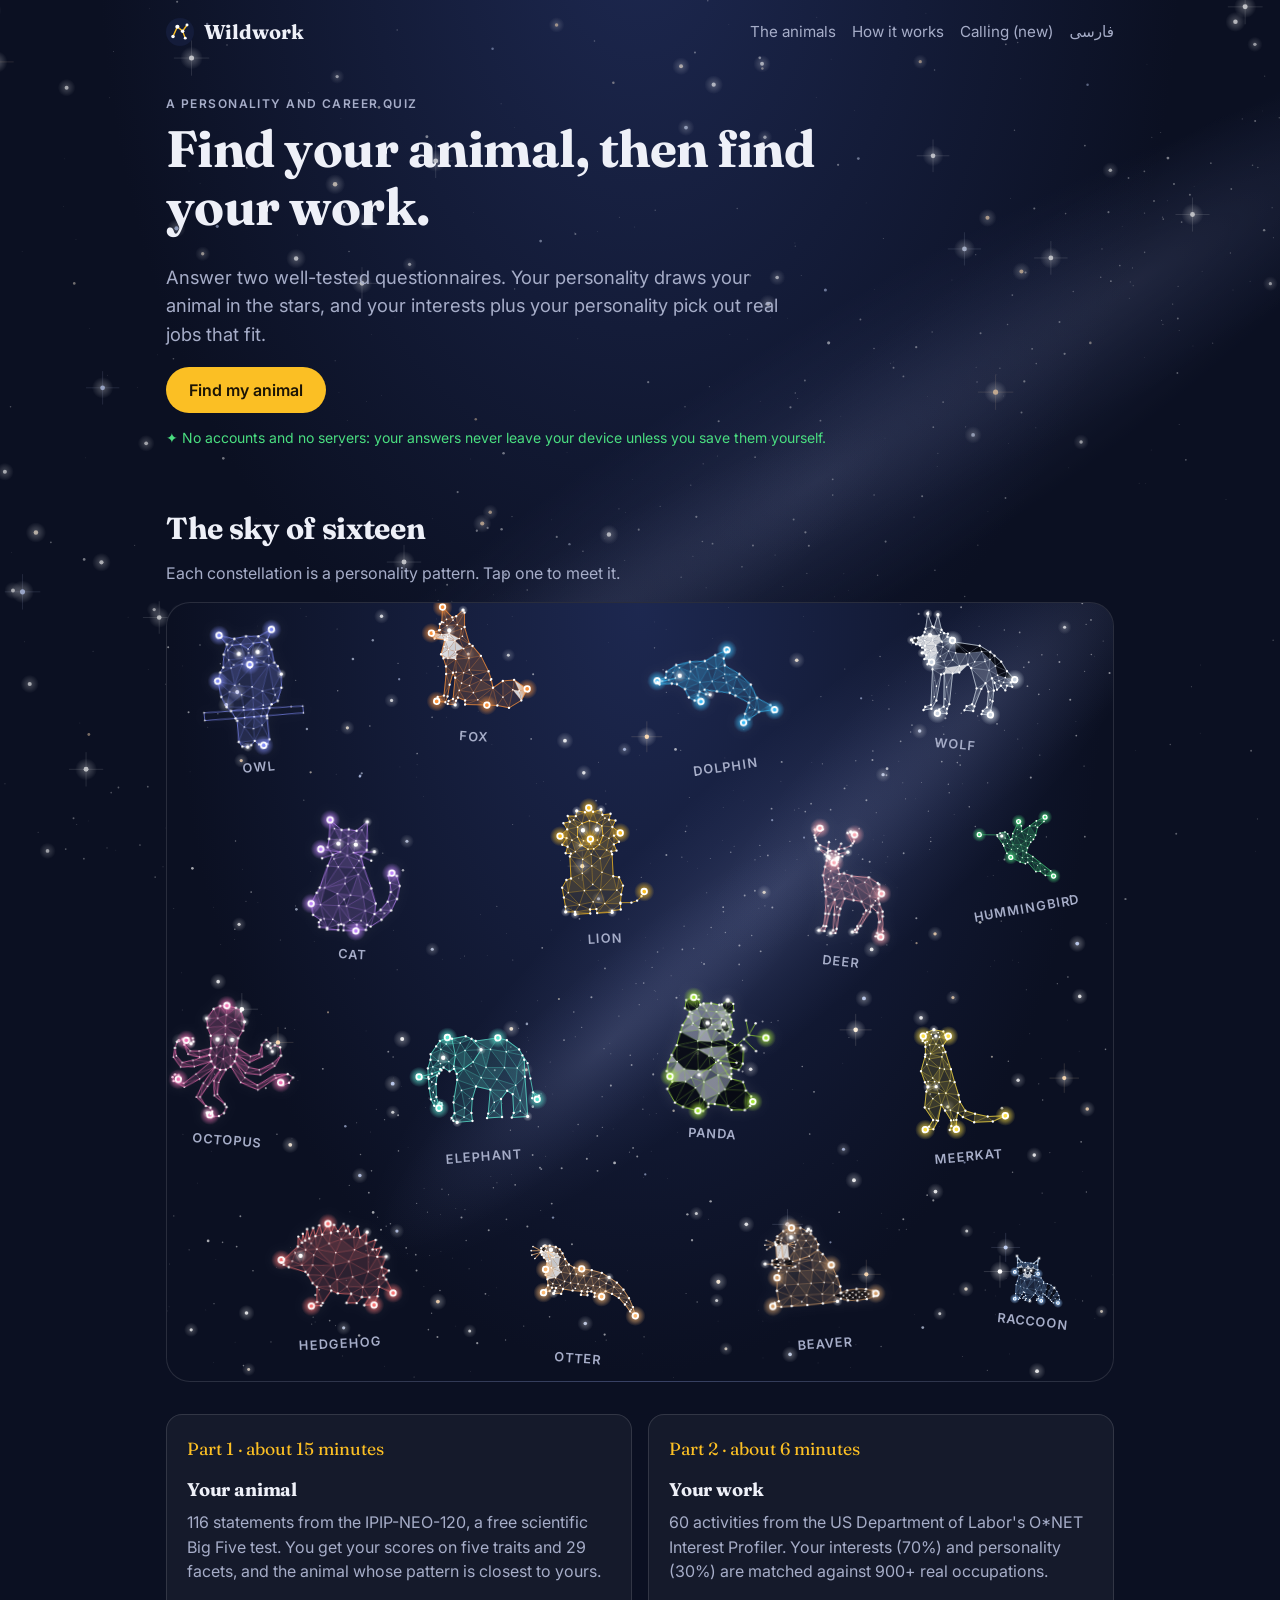
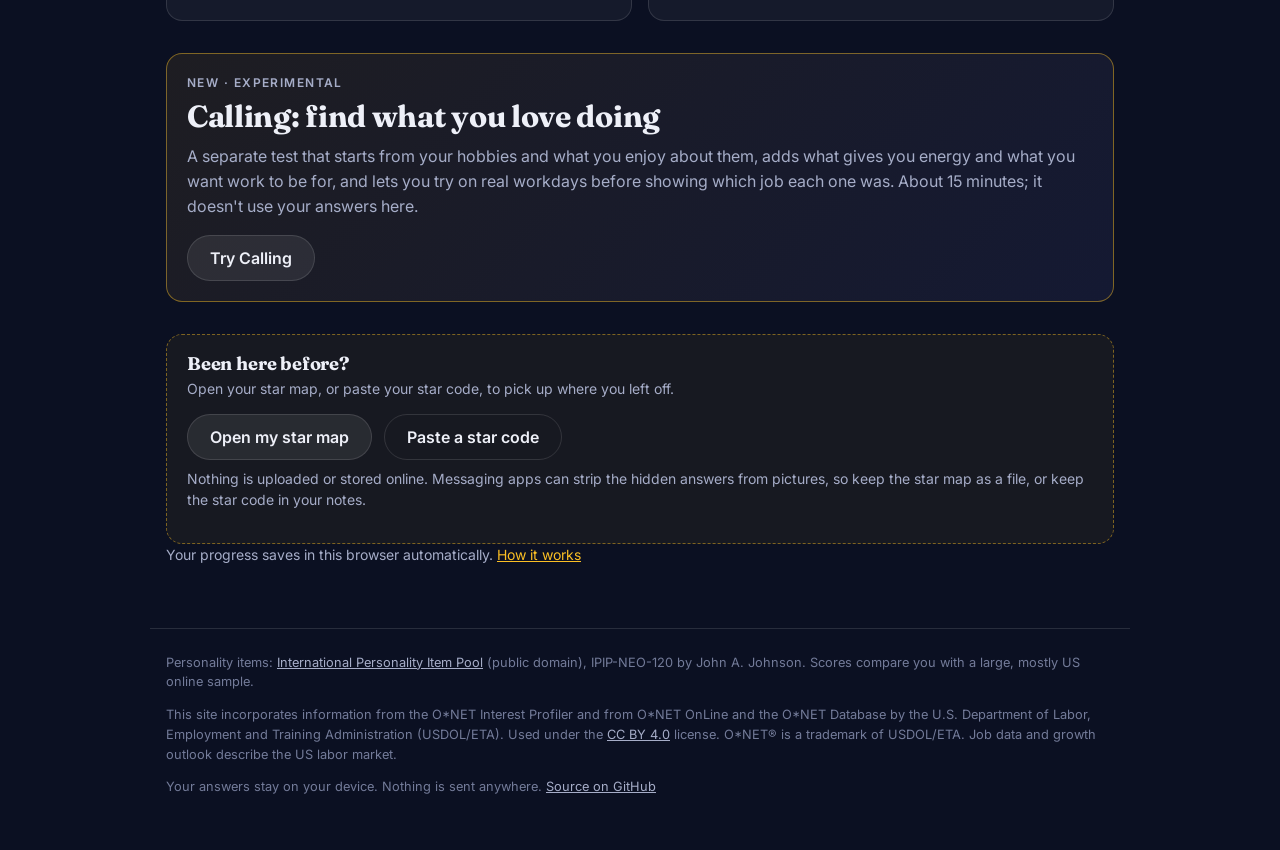
<file: index.html>
<!doctype html>
<html lang="en">
<head>
<meta charset="utf-8">
<meta name="viewport" content="width=device-width, initial-scale=1">
<title>Wildwork</title>
<meta name="description" content="Find your animal, then find your work. A science-based personality and career quiz using the IPIP-NEO-120 and the O*NET Interest Profiler.">
<meta name="theme-color" content="#0b1022">
<meta property="og:title" content="Wildwork: find your animal, then find your work">
<meta property="og:description" content="A science-based personality quiz that draws your animal as a constellation, then matches you to real occupations.">
<link rel="icon" href="app/favicon.svg" type="image/svg+xml">
<link rel="preconnect" href="https://fonts.googleapis.com">
<link rel="preconnect" href="https://fonts.gstatic.com" crossorigin>
<link href="https://fonts.googleapis.com/css2?family=Fraunces:opsz,wght@9..144,500;9..144,700&family=Inter:wght@400;500;600&display=swap" rel="stylesheet">
<link rel="stylesheet" href="app/styles.css">
<link rel="alternate" hreflang="fa" href="fa/">
<script type="module" src="app/main.js"></script>
</head>
<body>
<div class="sky" aria-hidden="true"></div>
<header class="top">
  <a class="brand" href="#/"><img src="app/favicon.svg" alt="" width="28" height="28"> Wildwork</a>
  <nav></nav>
</header>
<main id="app" tabindex="-1"><p class="loading">Loading…</p></main>
<footer class="foot"></footer>
</body>
</html>
</file>
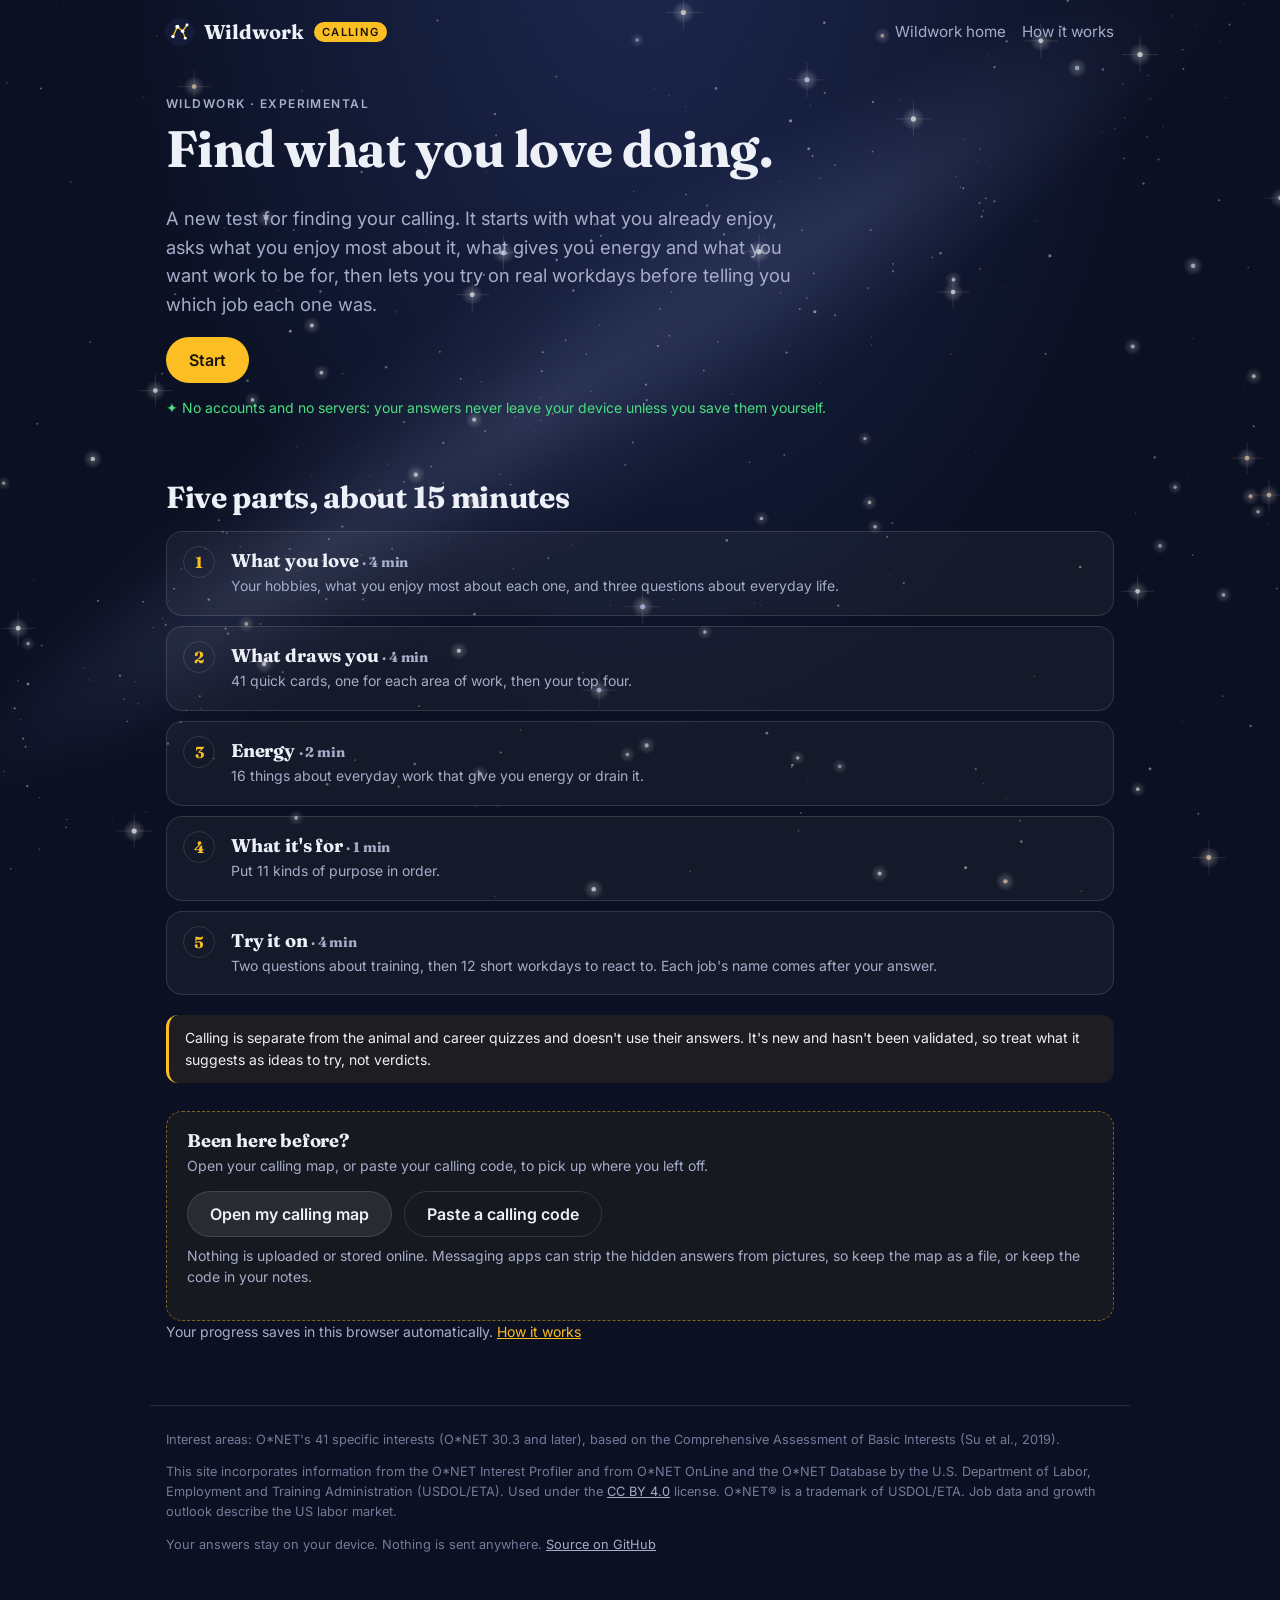
<file: calling/index.html>
<!doctype html>
<html lang="en">
<head>
<meta charset="utf-8">
<meta name="viewport" content="width=device-width, initial-scale=1">
<title>Calling · Wildwork</title>
<meta name="description" content="An experimental test for finding what you love doing: your hobbies, what you enjoy about them, what gives you energy and what you want work to be for, matched to 900+ real occupations.">
<meta name="theme-color" content="#0b1022">
<meta property="og:title" content="Calling: find what you love doing">
<meta property="og:description" content="An experimental Wildwork test that turns what you love doing into real directions for work, with small experiments to try.">
<link rel="icon" href="../app/favicon.svg" type="image/svg+xml">
<link rel="preconnect" href="https://fonts.googleapis.com">
<link rel="preconnect" href="https://fonts.gstatic.com" crossorigin>
<link href="https://fonts.googleapis.com/css2?family=Fraunces:opsz,wght@9..144,500;9..144,700&family=Inter:wght@400;500;600&display=swap" rel="stylesheet">
<link rel="stylesheet" href="../app/styles.css">
<link rel="stylesheet" href="../app/calling/calling.css">
<script type="module" src="../app/calling/main.js"></script>
</head>
<body>
<div class="sky" aria-hidden="true"></div>
<header class="top">
  <a class="brand" href="#/"><img src="../app/favicon.svg" alt="" width="28" height="28"> Wildwork <span class="brand-tag">Calling</span></a>
  <nav></nav>
</header>
<main id="app" tabindex="-1"><p class="loading">Loading…</p></main>
<footer class="foot"></footer>
</body>
</html>
</file>
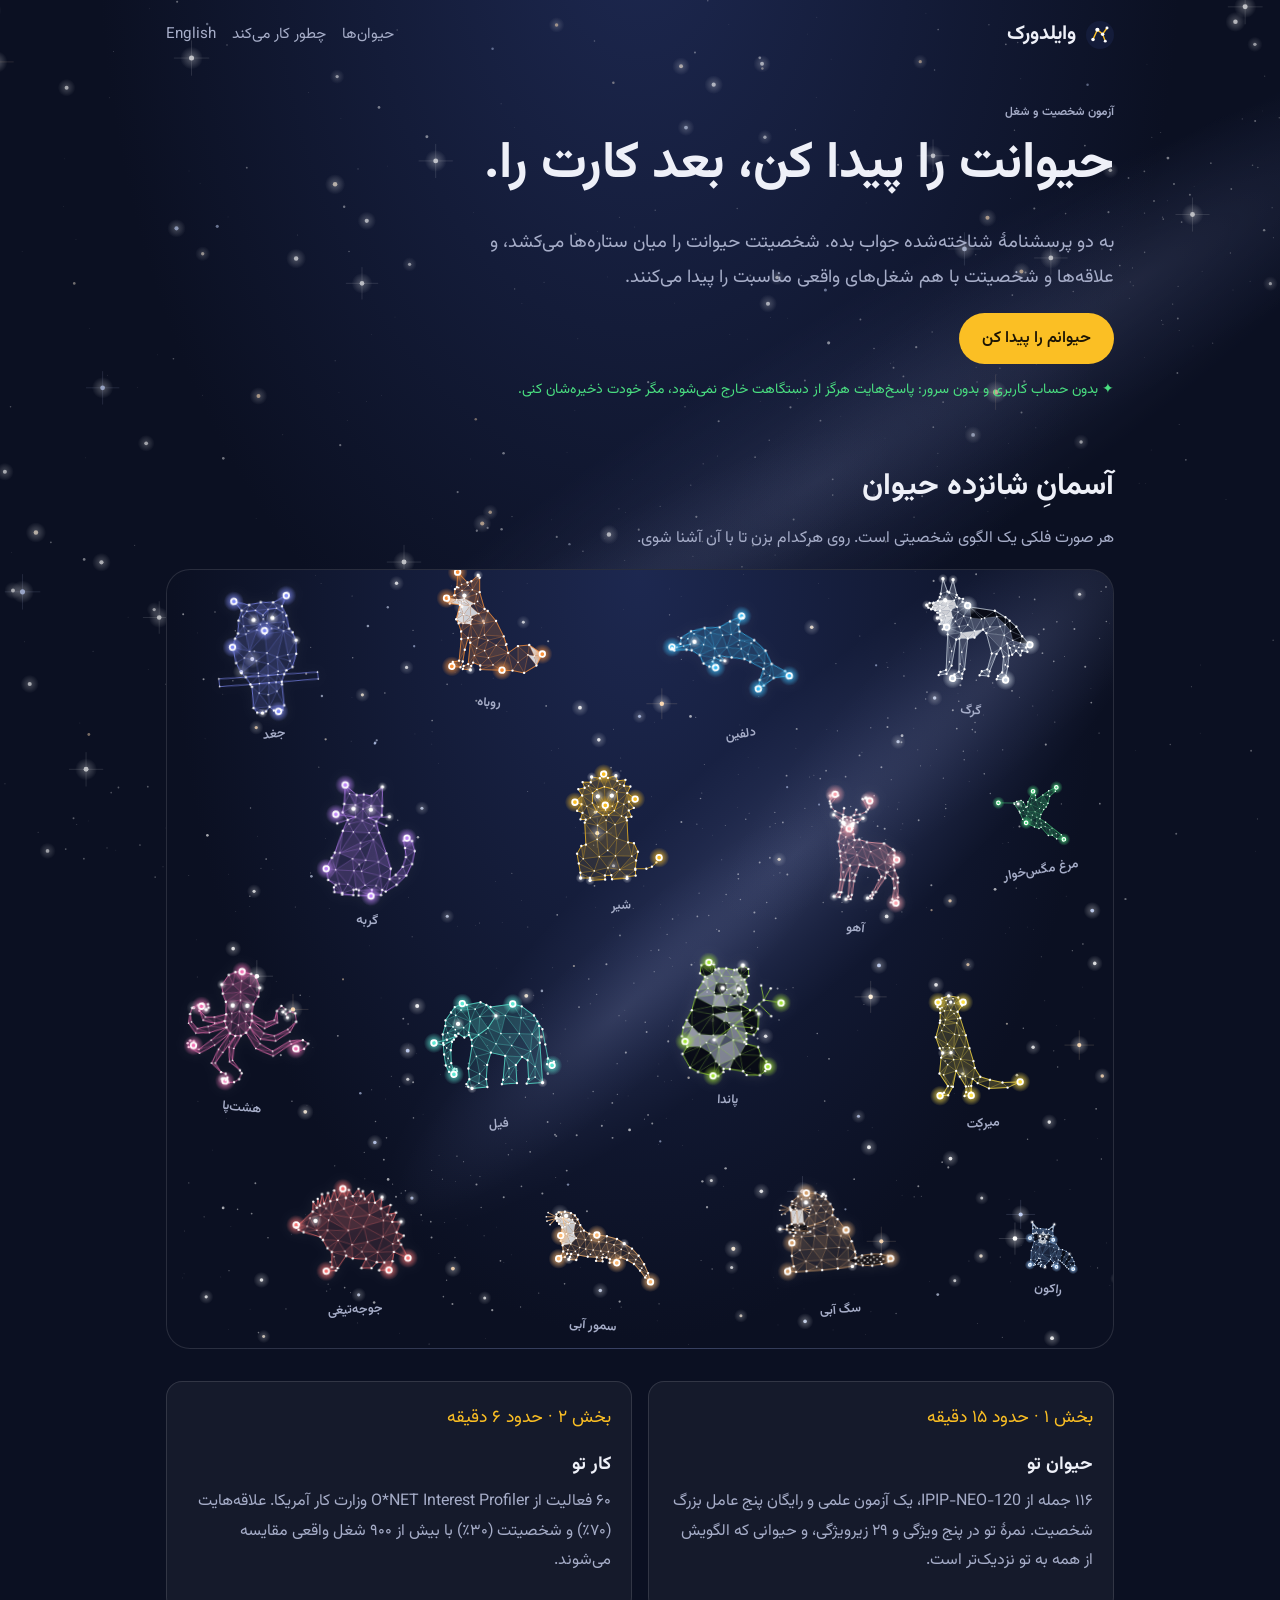
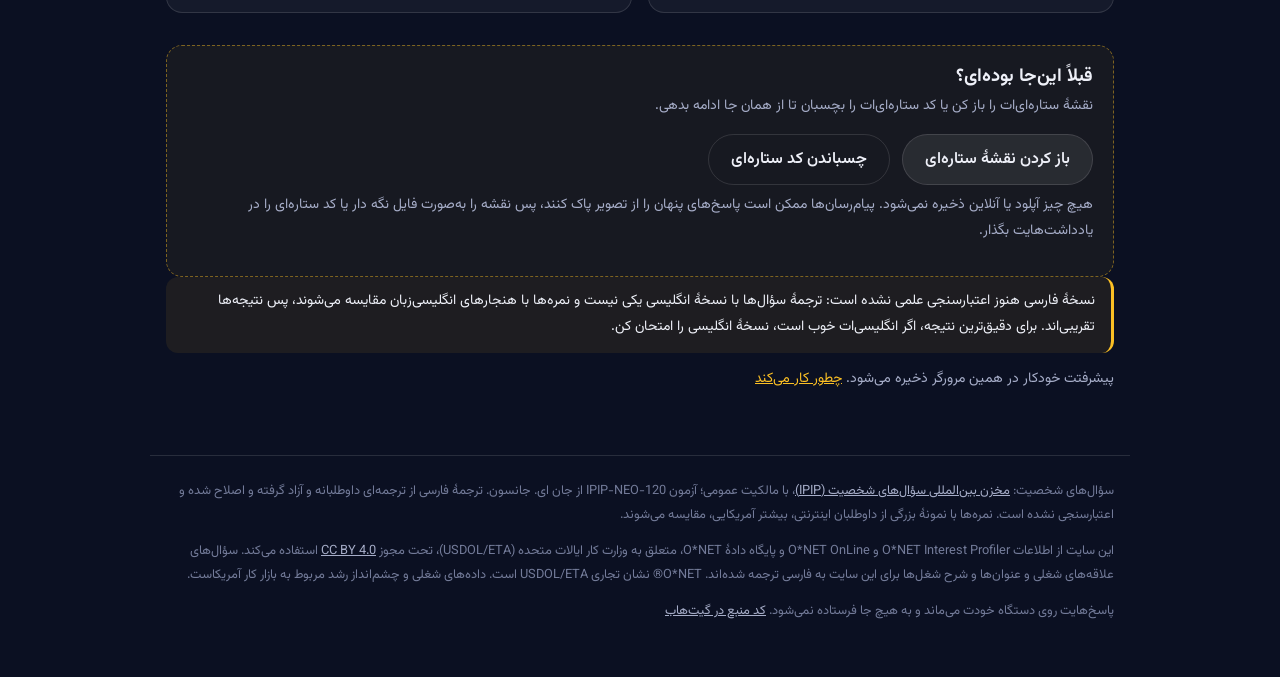
<file: fa/index.html>
<!doctype html>
<html lang="fa" dir="rtl">
<head>
<meta charset="utf-8">
<meta name="viewport" content="width=device-width, initial-scale=1">
<title>وایلدورک</title>
<meta name="description" content="حیوانت را پیدا کن، بعد کارت را. آزمون علمی شخصیت و علاقه‌های شغلی.">
<meta name="theme-color" content="#0b1022">
<meta property="og:title" content="وایلدورک: حیوانت را پیدا کن، بعد کارت را">
<meta property="og:description" content="آزمون شخصیتی که حیوانت را به شکل یک صورت فلکی می‌کشد و بعد شغل‌های واقعی مناسبت را پیدا می‌کند.">
<link rel="icon" href="../app/favicon.svg" type="image/svg+xml">
<link rel="preconnect" href="https://fonts.googleapis.com">
<link rel="preconnect" href="https://fonts.gstatic.com" crossorigin>
<link href="https://fonts.googleapis.com/css2?family=Vazirmatn:wght@400;500;600;700&display=swap" rel="stylesheet">
<link rel="stylesheet" href="../app/styles.css">
<link rel="alternate" hreflang="en" href="../">
<script type="module" src="../app/main.js"></script>
</head>
<body>
<div class="sky" aria-hidden="true"></div>
<header class="top">
  <a class="brand" href="#/"><img src="../app/favicon.svg" alt="" width="28" height="28"> وایلدورک</a>
  <nav></nav>
</header>
<main id="app" tabindex="-1"><p class="loading">در حال بارگذاری…</p></main>
<footer class="foot"></footer>
</body>
</html>
</file>
<file: app/styles.css>
:root {
  color-scheme: dark;
  --bg: #0b1022;
  --bg2: #121a35;
  --panel: rgba(255, 255, 255, 0.045);
  --panel-strong: rgba(255, 255, 255, 0.08);
  --line: rgba(255, 255, 255, 0.12);
  --text: #eef0f8;
  --muted: #a6adc8;
  --faint: #737b99;
  --accent: #fbbf24;
  --accent-ink: #1b1405;
  --good: #4ade80;
  --warn: #fbbf24;
  --radius: 16px;
  --serif: "Fraunces", Georgia, serif;
  --sans: "Inter", system-ui, -apple-system, "Segoe UI", sans-serif;
}
html[lang="fa"] { --serif: "Vazirmatn", Tahoma, sans-serif; --sans: "Vazirmatn", Tahoma, sans-serif; }
html[lang="fa"] h1, html[lang="fa"] h2, html[lang="fa"] h3, html[lang="fa"] h4 { letter-spacing: 0; line-height: 1.4; }
html[lang="fa"] body { line-height: 1.85; }
html[lang="fa"] .eyebrow { letter-spacing: 0; }

* { box-sizing: border-box; }
[hidden] { display: none !important; }
html { -webkit-text-size-adjust: 100%; }
body {
  margin: 0;
  min-height: 100vh;
  background: var(--bg);
  color: var(--text);
  font: 16px/1.55 var(--sans);
  display: flex;
  flex-direction: column;
}
/* Sized to the large viewport (lvh) so the mobile address bar showing or hiding never resizes the
   backdrop; inset: 0 or a fixed body gradient would rescale it mid-scroll and the stars would jump. */
.sky {
  position: fixed; top: 0; left: 0; width: 100%; height: 100vh; height: 100lvh;
  pointer-events: none; z-index: -1;
  background: radial-gradient(ellipse at 50% -10%, #1d2850 0%, var(--bg) 60%);
}
.sky svg { opacity: .75; }
.sky svg, .skyfield-bg { position: absolute; inset: 0; width: 100%; height: 100%; }
.skyfield-bg { pointer-events: none; }
.bg-twinkle { animation: twinkle var(--tw, 4s) ease-in-out var(--twd, 0s) infinite; }
@media (prefers-reduced-motion: reduce) { .bg-twinkle { animation: none; } }
a { color: var(--accent); }
h1, h2, h3, h4 { font-family: var(--serif); font-weight: 700; line-height: 1.15; margin: 0 0 .5em; letter-spacing: -0.01em; }
h1 { font-size: clamp(2rem, 6vw, 3.2rem); }
h2 { font-size: clamp(1.4rem, 4vw, 1.9rem); }
h3, h4 { font-size: 1.15rem; }
p { margin: 0 0 1em; }
.muted { color: var(--muted); }
.small { font-size: .875rem; }

.top {
  display: flex; align-items: center; justify-content: space-between;
  max-width: 980px; width: 100%; margin: 0 auto; padding: 16px;
}
.brand { display: flex; align-items: center; gap: 10px; color: var(--text); text-decoration: none; font-family: var(--serif); font-weight: 700; font-size: 1.25rem; }
.top nav { display: flex; gap: 16px; flex-wrap: wrap; justify-content: flex-end; }
.top nav a { color: var(--muted); text-decoration: none; font-size: .95rem; }
.top nav a:hover { color: var(--text); }

main { flex: 1; width: 100%; max-width: 980px; margin: 0 auto; padding: 8px 16px 48px; outline: none; }
.loading { color: var(--muted); text-align: center; margin-top: 20vh; }
.foot { max-width: 980px; margin: 0 auto; padding: 24px 16px 40px; color: var(--faint); font-size: .8rem; border-top: 1px solid var(--line); }
.foot a { color: var(--muted); }

.btn {
  display: inline-flex; align-items: center; justify-content: center; gap: 8px;
  font: 600 1rem var(--sans); border-radius: 999px; padding: 12px 22px; cursor: pointer;
  border: 1px solid var(--line); background: var(--panel-strong); color: var(--text); text-decoration: none;
  transition: transform .1s, background .15s;
}
.btn:hover { background: rgba(255, 255, 255, .14); }
.btn:active { transform: translateY(1px); }
.btn.primary { background: var(--accent); color: var(--accent-ink); border-color: transparent; }
.btn.primary:hover { background: #fcd34d; }
.btn.ghost { background: transparent; }
.btn:disabled { opacity: .4; cursor: default; }
.btn:focus-visible, .opt:focus-visible, .chip:focus-visible, summary:focus-visible { outline: 2px solid var(--accent); outline-offset: 2px; }
.row { display: flex; flex-wrap: wrap; gap: 12px; align-items: center; }

.card { background: var(--panel); border: 1px solid var(--line); border-radius: var(--radius); padding: 20px; }
.stack > * + * { margin-top: 16px; }

/* Home */
.hero { padding: 24px 0 8px; max-width: 760px; }
.hero .lede { font-size: 1.15rem; color: var(--muted); max-width: 34em; }
.privacy { color: var(--good); margin-top: 14px; }
.privacy::before { content: "✦ "; }
.steps { display: grid; gap: 16px; margin: 32px 0; }
@media (min-width: 760px) { .steps { grid-template-columns: 1fr 1fr; } }
.steps .num { font-family: var(--serif); color: var(--accent); font-size: 1.1rem; }
.calling-link { margin: 0 0 32px; border-color: rgba(251, 191, 36, .45); background: linear-gradient(135deg, rgba(251, 191, 36, .08), rgba(129, 140, 248, .08)); }
.calling-link h2 { margin-bottom: .35em; }
.notice { border-inline-start: 3px solid var(--warn); padding: 12px 16px; background: rgba(251, 191, 36, .08); border-radius: 12px; }

/* Forms */
.field { display: grid; gap: 6px; }
.field label, .field legend { font-weight: 600; }
.field input, .field select {
  font: inherit; color: var(--text); background: var(--bg2); border: 1px solid var(--line);
  border-radius: 10px; padding: 10px 12px; max-width: 220px;
}
fieldset { border: 0; padding: 0; margin: 0; }
.chips { display: flex; flex-wrap: wrap; gap: 8px; }
.chip {
  font: 500 .9rem var(--sans); color: var(--text); background: var(--panel); border: 1px solid var(--line);
  border-radius: 999px; padding: 8px 14px; cursor: pointer;
}
.chip[aria-pressed="true"] { background: var(--accent); color: var(--accent-ink); border-color: transparent; }

/* Quiz */
.quiz { max-width: 620px; margin: 0 auto; padding-top: 12px; }
.progress { height: 6px; background: var(--panel-strong); border-radius: 999px; overflow: hidden; }
.progress > div { height: 100%; background: linear-gradient(90deg, #818cf8, var(--accent)); border-radius: 999px; transition: width .25s; }
.count { color: var(--muted); font-size: .875rem; margin: 10px 0 28px; display: flex; justify-content: space-between; gap: 12px; }
.prompt { color: var(--muted); margin-bottom: 6px; font-size: .95rem; }
.item { font-family: var(--serif); font-weight: 500; font-size: clamp(1.5rem, 5vw, 2.1rem); line-height: 1.2; margin: 0 0 28px; min-height: 2.4em; }
.options { display: grid; gap: 10px; }
.opt {
  display: flex; align-items: center; gap: 14px; width: 100%; text-align: start;
  font: 500 1rem var(--sans); color: var(--text); background: var(--panel); border: 1px solid var(--line);
  border-radius: 12px; padding: 14px 16px; cursor: pointer; transition: background .12s, border-color .12s;
}
.opt:hover { background: var(--panel-strong); }
.opt .key { width: 26px; height: 26px; border-radius: 50%; display: grid; place-items: center; font-size: .8rem; color: var(--muted); border: 1px solid var(--line); flex: none; }
.opt[aria-pressed="true"] { border-color: var(--accent); background: rgba(251, 191, 36, .12); }
.opt[aria-pressed="true"] .key { background: var(--accent); color: var(--accent-ink); border-color: transparent; }
.quiz-nav { display: flex; justify-content: space-between; margin-top: 24px; }
.hint { color: var(--faint); font-size: .8rem; text-align: center; margin-top: 20px; }
@media (hover: none) { .hint { display: none; } }

/* Constellation */
.constellation { display: block; max-width: 100%; height: auto; }
.constellation .cl-label { font: 700 9px var(--sans); fill: #fff; }
.constellation.animate .cl-line { stroke-dasharray: 1; stroke-dashoffset: 1; animation: cl-draw .6s ease-out forwards; }
.constellation.animate .cl-star, .constellation.animate .cl-trait { opacity: 0; animation: cl-in .5s ease-out forwards; }
@keyframes cl-draw { to { stroke-dashoffset: 0; } }
@keyframes cl-in { from { opacity: 0; } to { opacity: 1; } }
@media (prefers-reduced-motion: reduce) {
  .constellation.animate .cl-line, .constellation.animate .cl-star, .constellation.animate .cl-trait { animation: none; opacity: 1; stroke-dashoffset: 0; }
}

/* Animal reveal */
.reveal { display: grid; gap: 28px; align-items: center; padding-top: 12px; }
@media (min-width: 760px) { .reveal { grid-template-columns: 340px 1fr; } }
.reveal .art { max-width: 340px; width: 100%; margin: 0 auto; }
.eyebrow { text-transform: uppercase; letter-spacing: .12em; font-size: .75rem; color: var(--muted); font-weight: 600; margin-bottom: 6px; }
.tagline { font-size: 1.2rem; color: var(--muted); }
.blend { display: flex; height: 10px; border-radius: 999px; overflow: hidden; margin: 14px 0 6px; background: var(--panel-strong); }
.blend span { display: block; height: 100%; }
.blend-legend { display: flex; flex-wrap: wrap; gap: 4px 14px; font-size: .85rem; color: var(--muted); }
.blend-legend i { display: inline-block; width: 9px; height: 9px; border-radius: 50%; margin-inline-end: 6px; }
.lists { display: grid; gap: 16px; }
@media (min-width: 640px) { .lists { grid-template-columns: 1fr 1fr; } }
.lists ul { margin: 0; padding-inline-start: 1.1em; }
.lists li + li { margin-top: 4px; }
.section { margin-top: 40px; }

/* Trait bars */
.trait { padding: 16px 0; border-top: 1px solid var(--line); }
.trait:first-of-type { border-top: 0; }
.trait-head { display: flex; justify-content: space-between; gap: 12px; align-items: baseline; }
.trait-head h3 { margin: 0; }
.pct { font-family: var(--serif); font-size: 1.4rem; font-weight: 700; white-space: nowrap; }
.pct small { font: 500 .75rem var(--sans); color: var(--muted); margin-inline-start: 4px; }
.meter { position: relative; height: 12px; margin: 12px 0 6px; background: var(--panel-strong); border-radius: 999px; }
.meter .band { position: absolute; top: 0; bottom: 0; border-radius: 999px; opacity: .35; }
.meter .dot { position: absolute; top: 50%; width: 16px; height: 16px; border-radius: 50%; transform: translate(-50%, -50%); border: 2px solid var(--bg); }
[dir="rtl"] .meter .dot { transform: translate(50%, -50%); }
.meter .mid { position: absolute; inset-inline-start: 50%; top: -3px; bottom: -3px; width: 1px; background: var(--line); }
.poles { display: flex; justify-content: space-between; gap: 16px; font-size: .8rem; color: var(--faint); }
.poles span:last-child { text-align: end; }
details.facets { margin-top: 10px; }
details summary { cursor: pointer; color: var(--muted); font-size: .9rem; }
.facet { display: grid; grid-template-columns: minmax(0, 1fr) 120px 42px; gap: 10px; align-items: center; padding: 6px 0; font-size: .9rem; }
.facet .meter { margin: 0; height: 8px; }
.facet .meter .dot { width: 11px; height: 11px; }
.facet .fn { font-weight: 500; }
.facet .fd { display: block; color: var(--faint); font-size: .8rem; }
.facet .fp { text-align: end; color: var(--muted); }
@media (max-width: 480px) { .facet { grid-template-columns: minmax(0, 1fr) 80px 36px; } }

/* Interests */
.riasec { display: grid; gap: 10px; }
.ri { display: grid; grid-template-columns: 120px 1fr 40px; gap: 12px; align-items: center; }
.ri .bar { height: 12px; background: var(--panel-strong); border-radius: 999px; overflow: hidden; }
.ri .bar > div { height: 100%; border-radius: 999px; }
.ri .v { text-align: end; color: var(--muted); font-size: .9rem; }
.ri .n { font-weight: 600; }
.ri .n small { display: block; font-weight: 400; color: var(--faint); font-size: .75rem; }
.code { font-family: var(--serif); font-size: 2rem; letter-spacing: .08em; }

/* Jobs */
.filters { display: grid; gap: 14px; margin: 16px 0 20px; }
.filters input[type="search"] { font: inherit; color: var(--text); background: var(--bg2); border: 1px solid var(--line); border-radius: 10px; padding: 10px 12px; width: 100%; max-width: 360px; }
.jobs { display: grid; gap: 12px; }
.job { background: var(--panel); border: 1px solid var(--line); border-radius: var(--radius); padding: 16px 18px; }
.job h3, .job h4 { margin: 0 0 4px; }
.family-head h3 { font-size: 1.35rem; }
.levels { align-items: end; }
.levels .field select { max-width: 260px; }
.family { display: grid; gap: 10px; padding-top: 6px; }
.family + .family { margin-top: 18px; border-top: 1px solid var(--line); padding-top: 22px; }
.family-head { display: flex; flex-wrap: wrap; align-items: baseline; justify-content: space-between; gap: 4px 12px; }
.family-head h3 { margin: 0; }
.family .sub { margin: 4px 0 0; font-size: .85rem; font-weight: 600; color: var(--muted); }
.badge.band-top, .badge.band-strong { background: rgba(251, 191, 36, .16); color: var(--accent); }
.badge.ready { background: rgba(74, 222, 128, .14); color: var(--good); }
.aka { color: var(--muted); font-size: .85rem; margin: 0 0 10px; }
.badges { display: flex; flex-wrap: wrap; gap: 6px; margin-bottom: 10px; }
.badge { font-size: .75rem; font-weight: 600; padding: 3px 10px; border-radius: 999px; background: var(--panel-strong); color: var(--muted); }
.badge.grow { background: rgba(74, 222, 128, .14); color: var(--good); }
.badge.trend { background: rgba(129, 140, 248, .16); color: #a5b4fc; }
.badge.shrink { background: rgba(251, 191, 36, .12); color: var(--warn); }
.trend-titles { color: var(--text); }
.outlook { margin: -2px 0 10px; }
.today { list-style: none; padding: 0; margin: 12px 0 0; display: grid; gap: 14px; }
.today li { background: var(--panel); border: 1px solid var(--line); border-radius: var(--radius); padding: 12px 16px; }
.today .act { margin: 0 0 8px; font-weight: 600; }
.outlook b { font-weight: 600; }
.outlook b.up { color: var(--good); }
.outlook b.down { color: var(--warn); }
.fits { display: grid; grid-template-columns: 1fr 1fr; gap: 8px 20px; font-size: .85rem; }
.fit .lbl { display: flex; justify-content: space-between; color: var(--muted); }
.fit .lbl b { color: var(--text); font-weight: 600; }
.fit .bar { height: 6px; background: var(--panel-strong); border-radius: 999px; margin-top: 4px; overflow: hidden; }
.fit .bar > div { height: 100%; border-radius: 999px; background: var(--accent); }
.job details { margin-top: 12px; }
.job details[open] summary { margin-bottom: 10px; }
.why { font-size: .9rem; }
.why ul { margin: 6px 0 12px; padding-inline-start: 1.1em; }
.more { text-align: center; margin-top: 20px; }

.banner { background: var(--panel-strong); border: 1px solid var(--line); border-radius: 12px; padding: 12px 16px; margin-bottom: 20px; display: flex; flex-wrap: wrap; gap: 12px; align-items: center; justify-content: space-between; }
.toast { position: fixed; left: 50%; bottom: 24px; transform: translateX(-50%); background: #fff; color: #111; padding: 10px 18px; border-radius: 999px; font-weight: 600; font-size: .9rem; box-shadow: 0 8px 30px rgba(0, 0, 0, .4); }

.method h2 { margin-top: 1.6em; }
.method { max-width: 720px; }
.method li + li { margin-top: 6px; }

.gallery { display: grid; grid-template-columns: repeat(auto-fill, minmax(140px, 1fr)); gap: 16px; }
.gallery figure { margin: 0; text-align: center; }
.gallery figcaption { font-weight: 600; margin-top: 6px; }
.gallery figcaption small { display: block; font-weight: 400; color: var(--faint); }

.trait-head .plain { font: 400 .875rem var(--sans); color: var(--muted); }
.trait.lit { background: rgba(255, 255, 255, .04); border-radius: 12px; box-shadow: 0 0 0 1px var(--line); padding-inline: 12px; margin-inline: -12px; }

/* Constellation stars */
.constellation .cl-twinkle circle:last-child { animation: twinkle var(--tw, 4s) ease-in-out var(--twd, 0s) infinite; }
@keyframes twinkle { 0%, 100% { opacity: 1; } 50% { opacity: .35; } }
.constellation .cl-hit { cursor: pointer; outline: none; }
.constellation .cl-hit .cl-glow { transition: r .2s, opacity .2s; }
.constellation .cl-hit:hover .cl-glow, .constellation .cl-hit:focus-visible .cl-glow, .constellation .cl-hit.active .cl-glow { opacity: 1; filter: brightness(1.6); }
.constellation .cl-hit.active circle:nth-child(3) { stroke: #fff; stroke-width: 1.5; }
.constellation.animate .cl-trait.cl-hit { animation: cl-in .5s ease-out forwards, pulse 2.8s ease-in-out 2.5s 2; }
@keyframes pulse { 50% { filter: brightness(1.8); } }
@media (prefers-reduced-motion: reduce) { .constellation .cl-twinkle circle:last-child { animation: none; } }
.star-info { text-align: center; color: var(--muted); min-height: 3em; margin: 10px 0 0; }
.star-info b { color: var(--text); }
.star-info a { text-decoration: none; }

/* Home sky */
.skyfield {
  position: relative; height: clamp(520px, 80vw, 780px); margin-top: 12px; border-radius: 24px; overflow: hidden;
  background: radial-gradient(ellipse at 50% 0%, #1d2850 0%, #0b1022 70%);
  border: 1px solid var(--line);
}
.sky-animal {
  position: absolute; left: clamp(48px, var(--x), calc(100% - 48px)); top: var(--y); transform: translate(-50%, -50%) rotate(var(--rot));
  display: grid; justify-items: center; text-decoration: none; color: var(--muted); font-size: .8rem; letter-spacing: .08em;
  transition: transform .25s;
}
.sky-animal svg { width: clamp(78px, 19vw, 150px); height: auto; }
.sky-animal span { margin-top: -6px; text-transform: uppercase; font-weight: 600; }
html[lang="fa"] .sky-animal span { text-transform: none; letter-spacing: 0; }
.sky-animal:hover, .sky-animal:focus-visible { transform: translate(-50%, -50%) rotate(0deg) scale(1.08); color: var(--text); }
.skyfield .sky-animal:nth-of-type(odd) svg { filter: drop-shadow(0 0 6px rgba(255, 255, 255, .12)); }

/* Saving */
.savebox { margin-top: 28px; padding: 18px 20px; border-radius: var(--radius); border: 1px dashed rgba(251, 191, 36, .45); background: rgba(251, 191, 36, .05); }
.savebox h3 { margin-bottom: 4px; }
.savebox .row { margin: 12px 0 8px; }
.savebox .paste { display: flex; gap: 8px; margin: 8px 0; flex-wrap: wrap; }
.savebox .paste input { flex: 1; min-width: 200px; font: 500 .9rem ui-monospace, monospace; color: var(--text); background: var(--bg2); border: 1px solid var(--line); border-radius: 10px; padding: 10px 12px; }
.savebox .warn { color: #fca5a5; }
label.btn { cursor: pointer; }
body.dropping #savebox { border-style: solid; background: rgba(251, 191, 36, .14); }

/* Type codes */
.types { display: grid; gap: 16px; }
@media (min-width: 640px) { .types { grid-template-columns: 1fr 1fr; } }
.types .code { margin: 4px 0 8px; }
.faint { opacity: .4; }
.gallery a { text-decoration: none; color: inherit; }
</file>
<file: app/calling/calling.css>
/* The Calling test. Builds on ../styles.css and reuses its quiz, card, chip and job-card styles. */

.brand-tag { font: 600 .7rem var(--sans); text-transform: uppercase; letter-spacing: .12em; color: var(--accent-ink); background: var(--accent); border-radius: 999px; padding: 3px 8px; }
.sr { position: absolute; width: 1px; height: 1px; overflow: hidden; clip: rect(0 0 0 0); white-space: nowrap; }

/* Intro */
.parts { list-style: none; padding: 0; margin: 16px 0 20px; display: grid; gap: 10px; }
.parts li { display: grid; grid-template-columns: 36px 1fr; gap: 12px; align-items: start; background: var(--panel); border: 1px solid var(--line); border-radius: var(--radius); padding: 14px 16px; }
.parts h3 { margin: 4px 0 4px; }
.parts p { margin: 0 0 4px; }
.pnum { width: 32px; height: 32px; border-radius: 50%; display: grid; place-items: center; font: 700 1rem var(--serif); color: var(--accent); border: 1px solid var(--line); }
.parts li.done .pnum { background: var(--accent); color: var(--accent-ink); border-color: transparent; }

/* Screens */
.quiz.wide { max-width: 760px; }
/* Item titles here are short; the main quiz's fixed height for two-line items would leave a gap. */
.quiz .item { min-height: 0; margin-bottom: 16px; }
.quiz .lede { margin: -12px 0 20px; }
.quiz h2 + .muted { margin-top: -4px; }
.sub-q { margin: 28px 0 12px; }
.find { font: inherit; color: var(--text); background: var(--bg2); border: 1px solid var(--line); border-radius: 10px; padding: 10px 12px; width: 100%; max-width: 360px; margin: 4px 0 8px; }
.groups { margin-top: 12px; border-bottom: 1px solid var(--line); }
.group > summary { list-style: none; cursor: pointer; display: flex; align-items: center; gap: 10px; padding: 12px 0; border-top: 1px solid var(--line); }
.group > summary::-webkit-details-marker { display: none; }
.group > summary::after { content: "▾"; margin-inline-start: auto; color: var(--faint); transition: transform .15s; }
.group:not([open]) > summary::after { transform: rotate(-90deg); }
.group > .chips { padding-bottom: 14px; }
.group-name { font: 600 .8rem var(--sans); text-transform: uppercase; letter-spacing: .1em; color: var(--muted); }
.gcount { font: 700 .75rem var(--sans); letter-spacing: 0; color: var(--accent-ink); background: var(--accent); border-radius: 999px; min-width: 20px; padding: 1px 6px; text-align: center; }
.gcount:empty { display: none; }
.mine { margin-top: 16px; }
.chip.other { border-style: dashed; }
.other-form { margin-top: 16px; }
.other-form .field input { max-width: 100%; width: 100%; }
.other-form h3 { margin: 0; }
.dock {
  position: sticky; bottom: 0; z-index: 2; margin: 24px -16px 0; padding: 12px 16px calc(12px + env(safe-area-inset-bottom));
  display: flex; justify-content: space-between; gap: 12px; align-items: center;
  background: linear-gradient(to top, var(--bg) 70%, rgba(11, 16, 34, 0));
}
.examples-label { margin: -16px 0 4px; }
.examples { margin: 0 0 24px; padding-inline-start: 1.1em; color: var(--muted); }
.examples li + li { margin-top: 2px; }
.opt.unsure { margin-top: 10px; background: transparent; border-style: dashed; color: var(--muted); }
.opt.unsure[aria-pressed="true"] { color: var(--text); }
.picks { display: grid; gap: 8px; }
@media (min-width: 640px) { .picks { grid-template-columns: 1fr 1fr; } }
.pick, .mcard {
  display: flex; align-items: center; gap: 12px; width: 100%; text-align: start;
  font: 500 .95rem var(--sans); color: var(--text); background: var(--panel); border: 1px solid var(--line);
  border-radius: 12px; padding: 12px 14px; cursor: pointer; transition: background .12s, border-color .12s;
}
.pick:hover, .mcard:hover { background: var(--panel-strong); }
.pick[aria-pressed="true"], .mcard[aria-pressed="true"] { border-color: var(--accent); background: rgba(251, 191, 36, .12); }
.pick:focus-visible, .mcard:focus-visible { outline: 2px solid var(--accent); outline-offset: 2px; }
.rank { flex: none; width: 26px; height: 26px; border-radius: 50%; display: grid; place-items: center; font: 700 .85rem var(--sans); border: 1px solid var(--line); color: var(--accent-ink); }
[aria-pressed="true"] > .rank { background: var(--accent); border-color: transparent; }
.mcards { display: grid; gap: 10px; margin-top: 8px; }
@media (min-width: 640px) { .mcards { grid-template-columns: 1fr 1fr; } }
.mcard { display: grid; grid-template-columns: 26px 1fr; grid-template-rows: auto auto; column-gap: 12px; row-gap: 2px; padding: 14px; }
.mcard .rank { grid-row: span 2; align-self: center; }
.day { font-family: var(--serif); font-weight: 500; font-size: clamp(1.15rem, 3.6vw, 1.4rem); line-height: 1.45; margin: 0 0 24px; }
.reveal-job { margin-top: 18px; border-color: rgba(251, 191, 36, .45); }
.reveal-job h3 { font-size: 1.35rem; margin-bottom: 4px; }
.reveal-job p { margin: 0 0 6px; }
.row.end { justify-content: flex-end; margin-top: 16px; }

/* Results */
.profile { display: grid; gap: 12px; margin-top: 8px; }
.prow { display: grid; gap: 6px; }
@media (min-width: 640px) { .prow { grid-template-columns: 200px 1fr; align-items: baseline; } }
.prow .k { font-size: .85rem; font-weight: 600; color: var(--muted); }
.tags { display: flex; flex-wrap: wrap; gap: 6px; }
.tag { font-size: .9rem; padding: 4px 12px; border-radius: 999px; background: var(--panel-strong); }
.direction { display: grid; gap: 12px; padding: 20px 0 8px; }
.direction + .direction { border-top: 1px solid var(--line); margin-top: 18px; }
.dir-head h3 { font-size: 1.45rem; margin: 0 0 6px; }
.dir-head .plus { color: var(--accent); font-weight: 500; }
.dir-head p { margin: 0; }
.try { background: rgba(74, 222, 128, .06); border: 1px solid rgba(74, 222, 128, .25); border-radius: var(--radius); padding: 14px 18px; }
.try h4 { margin: 0 0 6px; color: var(--good); font-family: var(--sans); font-size: .95rem; }
.try ul { margin: 0; padding-inline-start: 1.1em; }
.try li + li { margin-top: 4px; }
.reasons { list-style: none; padding: 0; margin: 0 0 12px; display: grid; gap: 4px; font-size: .9rem; }
.reasons li { display: grid; grid-template-columns: 18px 1fr; gap: 6px; }
.reasons li::before { font-weight: 700; }
.reasons li.good::before { content: "✓"; color: var(--good); }
.reasons li.watch::before { content: "!"; color: var(--warn); text-align: center; }
.fits.four { margin-bottom: 10px; }
.fits.four .bar > div { background: linear-gradient(90deg, #818cf8, var(--accent)); }
.honest { border-color: rgba(129, 140, 248, .4); }
.honest h3 { margin-bottom: 6px; }
.honest p { margin: 0; }
.method ol li + li { margin-top: 8px; }
.unplaced { margin-top: 24px; }
.unplaced h3 { margin-bottom: 4px; }
.unplaced ul { margin: 12px 0 0; padding-inline-start: 1.1em; }
.unplaced li + li { margin-top: 8px; }
.find-job { text-underline-offset: 2px; }
</file>
